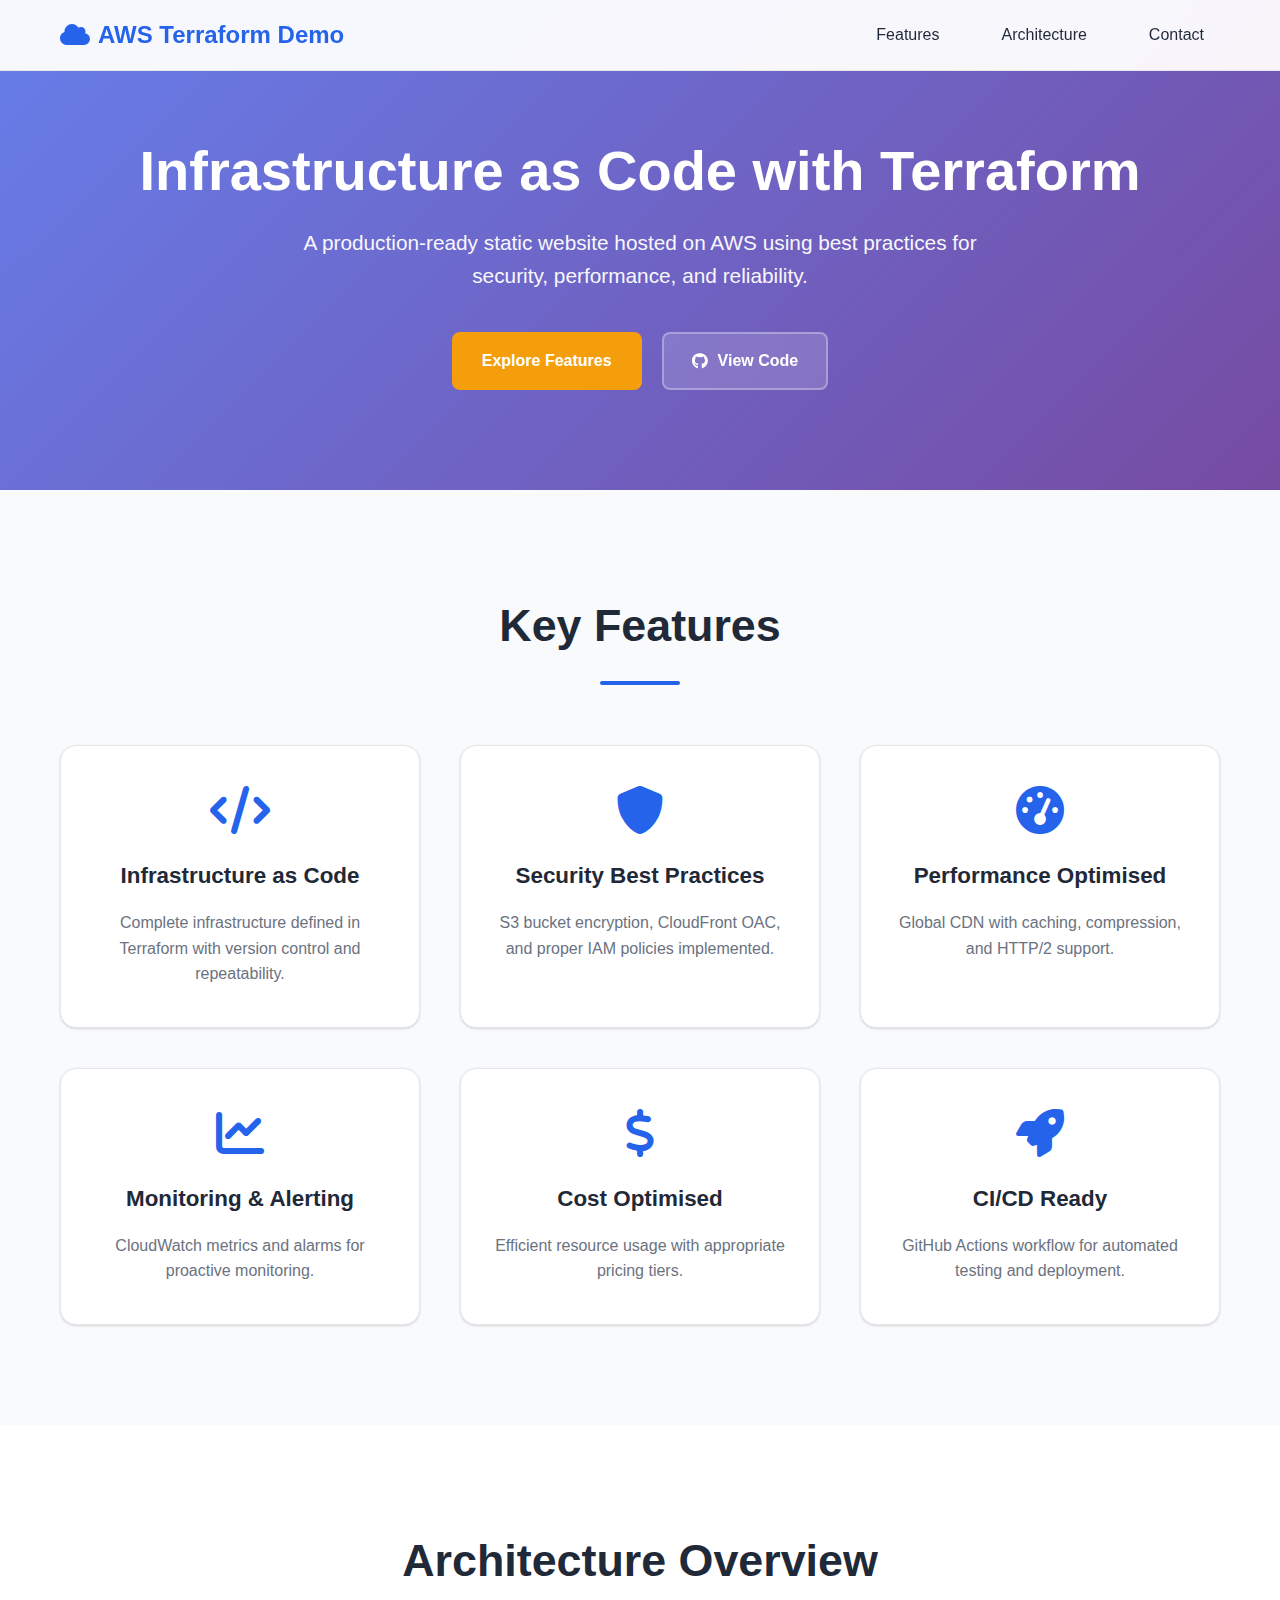
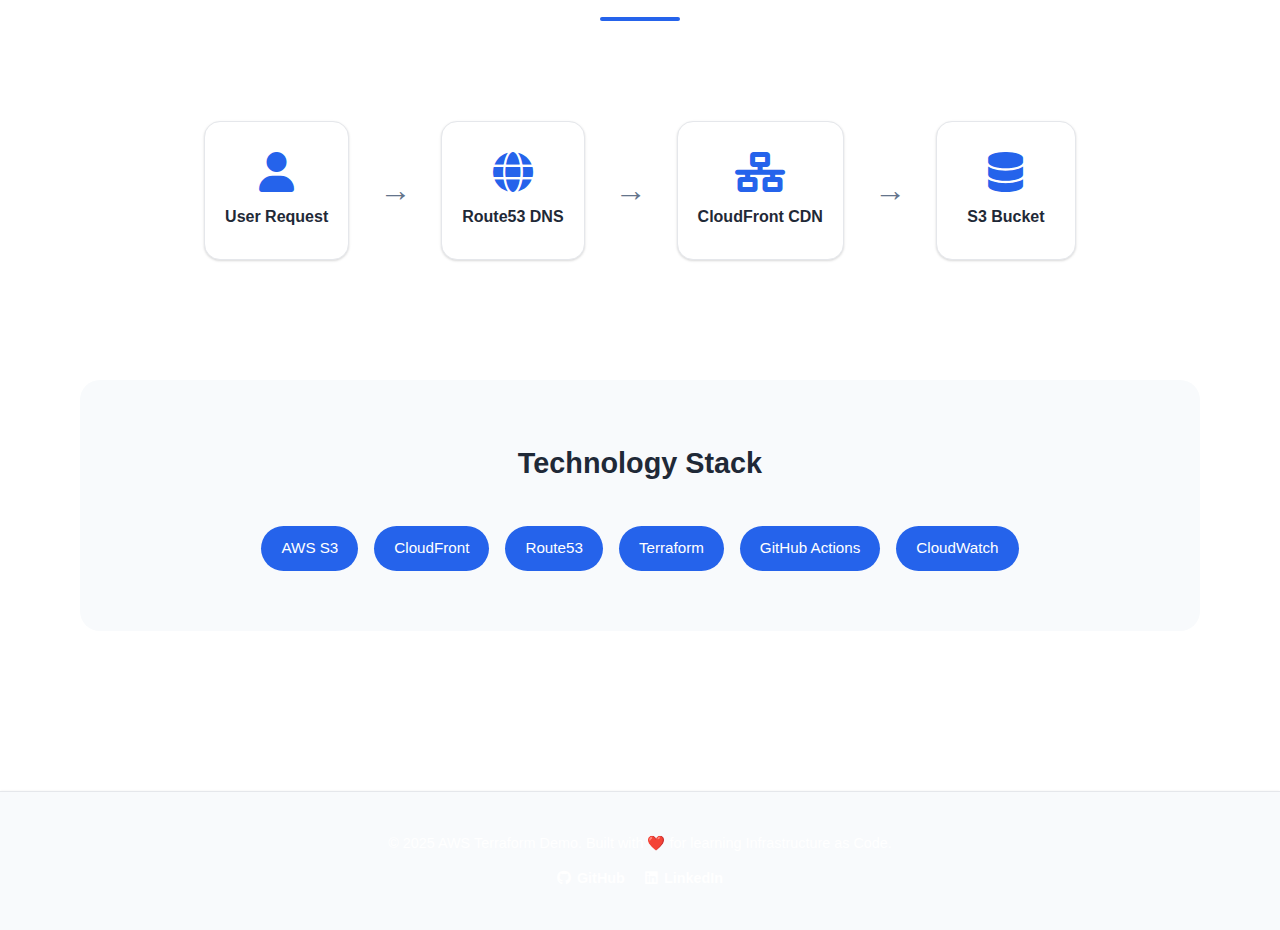
<file: website/index.html>
<!DOCTYPE html>
<html lang="en">
<head>
    <meta charset="UTF-8">
    <meta name="viewport" content="width=device-width, initial-scale=1.0">
    <title>AWS Static Website - Terraform Demo</title>
    <link rel="stylesheet" href="styles.css">
    <link href="https://cdnjs.cloudflare.com/ajax/libs/font-awesome/6.0.0/css/all.min.css" rel="stylesheet">
</head>
<body>
    <header>
        <nav>
            <div class="nav-container">
                <h1><i class="fas fa-cloud"></i> AWS Terraform Demo</h1>
                <ul>
                    <li><a href="#features">Features</a></li>
                    <li><a href="#architecture">Architecture</a></li>
                    <li><a href="#contact">Contact</a></li>
                </ul>
            </div>
        </nav>
    </header>

    <main>
        <section class="hero">
            <div class="hero-content">
                <h2>Infrastructure as Code with Terraform</h2>
                <p>A production-ready static website hosted on AWS using best practices for security, performance, and reliability.</p>
                <div class="cta-buttons">
                    <a href="#features" class="btn primary">Explore Features</a>
                    <a href="https://github.com/trip25/aws-terraform" class="btn secondary">
                        <i class="fab fa-github"></i> View Code
                    </a>
                </div>
            </div>
        </section>

        <section id="features" class="features">
            <div class="container">
                <h3>Key Features</h3>
                <div class="features-grid">
                    <div class="feature-card">
                        <i class="fas fa-code"></i>
                        <h4>Infrastructure as Code</h4>
                        <p>Complete infrastructure defined in Terraform with version control and repeatability.</p>
                    </div>
                    <div class="feature-card">
                        <i class="fas fa-shield-alt"></i>
                        <h4>Security Best Practices</h4>
                        <p>S3 bucket encryption, CloudFront OAC, and proper IAM policies implemented.</p>
                    </div>
                    <div class="feature-card">
                        <i class="fas fa-tachometer-alt"></i>
                        <h4>Performance Optimised</h4>
                        <p>Global CDN with caching, compression, and HTTP/2 support.</p>
                    </div>
                    <div class="feature-card">
                        <i class="fas fa-chart-line"></i>
                        <h4>Monitoring & Alerting</h4>
                        <p>CloudWatch metrics and alarms for proactive monitoring.</p>
                    </div>
                    <div class="feature-card">
                        <i class="fas fa-dollar-sign"></i>
                        <h4>Cost Optimised</h4>
                        <p>Efficient resource usage with appropriate pricing tiers.</p>
                    </div>
                    <div class="feature-card">
                        <i class="fas fa-rocket"></i>
                        <h4>CI/CD Ready</h4>
                        <p>GitHub Actions workflow for automated testing and deployment.</p>
                    </div>
                </div>
            </div>
        </section>

        <section id="architecture" class="architecture">
            <div class="container">
                <h3>Architecture Overview</h3>
                <div class="arch-diagram">
                    <div class="arch-step">
                        <i class="fas fa-user"></i>
                        <p>User Request</p>
                    </div>
                    <div class="arch-arrow">→</div>
                    <div class="arch-step">
                        <i class="fas fa-globe"></i>
                        <p>Route53 DNS</p>
                    </div>
                    <div class="arch-arrow">→</div>
                    <div class="arch-step">
                        <i class="fas fa-network-wired"></i>
                        <p>CloudFront CDN</p>
                    </div>
                    <div class="arch-arrow">→</div>
                    <div class="arch-step">
                        <i class="fas fa-database"></i>
                        <p>S3 Bucket</p>
                    </div>
                </div>
                <div class="tech-stack">
                    <h4>Technology Stack</h4>
                    <div class="tech-items">
                        <span class="tech-item">AWS S3</span>
                        <span class="tech-item">CloudFront</span>
                        <span class="tech-item">Route53</span>
                        <span class="tech-item">Terraform</span>
                        <span class="tech-item">GitHub Actions</span>
                        <span class="tech-item">CloudWatch</span>
                    </div>
                </div>
            </div>
        </section>
    </main>

    <footer id="contact">
        <div class="container">
            <p>&copy; 2025 AWS Terraform Demo. Built with ❤️ for learning Infrastructure as Code.</p>
            <div class="footer-links">
                <a href="https://github.com/Trip25" target="_blank">
                    <i class="fab fa-github"></i> GitHub
                </a>
                <a href="https://www.linkedin.com/in/tripti-g-294089a6/" target="_blank">
                    <i class="fab fa-linkedin"></i> LinkedIn
                </a>
            </div>
        </div>
    </footer>

    <script>
        // Simple smooth scrolling
        document.querySelectorAll('a[href^="#"]').forEach(anchor => {
            anchor.addEventListener('click', function (e) {
                e.preventDefault();
                document.querySelector(this.getAttribute('href')).scrollIntoView({
                    behavior: 'smooth'
                });
            });
        });

        // Display deployment info
        const deploymentInfo = {
            timestamp: new Date().toISOString(),
            version: '1.0.0',
            environment: 'production'
        };
        console.log('Deployment Info:', deploymentInfo);
    </script>
</body>
</html>
</file>
<file: website/styles.css>
:root {
    --primary-color: #2563eb;
    --secondary-color: #64748b;
    --accent-color: #f59e0b;
    --success-color: #10b981;
    --warning-color: #f59e0b;
    --error-color: #ef4444;
    --text-color: #1f2937;
    --text-light: #6b7280;
    --bg-color: #ffffff;
    --bg-light: #f8fafc;
    --border-color: #e5e7eb;
    --shadow: 0 1px 3px 0 rgba(0, 0, 0, 0.1), 0 1px 2px 0 rgba(0, 0, 0, 0.06);
    --shadow-lg: 0 10px 15px -3px rgba(0, 0, 0, 0.1), 0 4px 6px -2px rgba(0, 0, 0, 0.05);
}

* {
    margin: 0;
    padding: 0;
    box-sizing: border-box;
}

body {
    font-family: -apple-system, BlinkMacSystemFont, 'Segoe UI', Roboto, 'Helvetica Neue', Arial, sans-serif;
    line-height: 1.6;
    color: var(--text-color);
    background-color: var(--bg-color);
    scroll-behavior: smooth;
}

.container {
    max-width: 1200px;
    margin: 0 auto;
    padding: 0 20px;
}

/* Header Styles */
header {
    background: rgba(255, 255, 255, 0.95);
    backdrop-filter: blur(10px);
    border-bottom: 1px solid var(--border-color);
    position: fixed;
    width: 100%;
    top: 0;
    z-index: 100;
    transition: all 0.3s ease;
}

.nav-container {
    max-width: 1200px;
    margin: 0 auto;
    padding: 0 20px;
    display: flex;
    justify-content: space-between;
    align-items: center;
    height: 70px;
}

nav h1 {
    color: var(--primary-color);
    font-size: 1.5rem;
    font-weight: 700;
    display: flex;
    align-items: center;
    gap: 8px;
}

nav ul {
    display: flex;
    list-style: none;
    gap: 30px;
}

nav a {
    text-decoration: none;
    color: var(--text-color);
    font-weight: 500;
    padding: 8px 16px;
    border-radius: 6px;
    transition: all 0.3s ease;
}

nav a:hover {
    color: var(--primary-color);
    background-color: rgba(37, 99, 235, 0.1);
}

/* Hero Section */
.hero {
    background: linear-gradient(135deg, #667eea 0%, #764ba2 100%);
    color: white;
    padding: 140px 0 100px;
    text-align: center;
    position: relative;
    overflow: hidden;
}

.hero::before {
    content: '';
    position: absolute;
    top: 0;
    left: 0;
    right: 0;
    bottom: 0;
    background: url('data:image/svg+xml,<svg width="60" height="60" viewBox="0 0 60 60" xmlns="http://www.w3.org/2000/svg"><g fill="none" fill-rule="evenodd"><g fill="%23ffffff" fill-opacity="0.1"><circle cx="30" cy="30" r="1"/></g></svg>') repeat;
    animation: float 20s ease-in-out infinite;
}

@keyframes float {
    0%, 100% { transform: translateY(0px); }
    50% { transform: translateY(-10px); }
}

.hero-content {
    position: relative;
    z-index: 2;
}

.hero-content h2 {
    font-size: 3.5rem;
    margin-bottom: 24px;
    font-weight: 800;
    line-height: 1.1;
}

.hero-content p {
    font-size: 1.3rem;
    margin-bottom: 40px;
    opacity: 0.95;
    max-width: 700px;
    margin-left: auto;
    margin-right: auto;
    line-height: 1.6;
}

.cta-buttons {
    display: flex;
    gap: 20px;
    justify-content: center;
    flex-wrap: wrap;
    margin-top: 40px;
}

.btn {
    display: inline-flex;
    align-items: center;
    gap: 10px;
    padding: 14px 28px;
    border-radius: 8px;
    text-decoration: none;
    font-weight: 600;
    font-size: 1rem;
    transition: all 0.3s ease;
    border: 2px solid transparent;
    cursor: pointer;
}

.btn:hover {
    transform: translateY(-3px);
    box-shadow: var(--shadow-lg);
}

.btn.primary {
    background: var(--accent-color);
    color: white;
}

.btn.primary:hover {
    background: #d97706;
}

.btn.secondary {
    background: rgba(255, 255, 255, 0.15);
    color: white;
    border: 2px solid rgba(255, 255, 255, 0.3);
    backdrop-filter: blur(10px);
}

.btn.secondary:hover {
    background: rgba(255, 255, 255, 0.25);
    border-color: rgba(255, 255, 255, 0.5);
}

/* Features Section */
.features {
    padding: 100px 0;
    background: var(--bg-light);
}

.features h3 {
    text-align: center;
    font-size: 2.8rem;
    margin-bottom: 20px;
    color: var(--text-color);
    font-weight: 700;
}

.features h3::after {
    content: '';
    display: block;
    width: 80px;
    height: 4px;
    background: var(--primary-color);
    margin: 20px auto 60px;
    border-radius: 2px;
}

.features-grid {
    display: grid;
    grid-template-columns: repeat(auto-fit, minmax(350px, 1fr));
    gap: 40px;
}

.feature-card {
    background: white;
    padding: 40px 30px;
    border-radius: 16px;
    text-align: center;
    box-shadow: var(--shadow);
    transition: all 0.3s ease;
    border: 1px solid var(--border-color);
    position: relative;
    overflow: hidden;
}

.feature-card::before {
    content: '';
    position: absolute;
    top: 0;
    left: 0;
    right: 0;
    height: 4px;
    background: linear-gradient(90deg, var(--primary-color), var(--accent-color));
    transform: scaleX(0);
    transition: transform 0.3s ease;
}

.feature-card:hover::before {
    transform: scaleX(1);
}

.feature-card:hover {
    transform: translateY(-8px);
    box-shadow: var(--shadow-lg);
}

.feature-card i {
    font-size: 3rem;
    color: var(--primary-color);
    margin-bottom: 24px;
    display: block;
}

.feature-card h4 {
    font-size: 1.4rem;
    margin-bottom: 16px;
    color: var(--text-color);
    font-weight: 600;
}

.feature-card p {
    color: var(--text-light);
    line-height: 1.6;
}

/* Architecture Section */
.architecture {
    padding: 100px 0;
    background: white;
}

.architecture h3 {
    text-align: center;
    font-size: 2.8rem;
    margin-bottom: 20px;
    font-weight: 700;
}

.architecture h3::after {
    content: '';
    display: block;
    width: 80px;
    height: 4px;
    background: var(--primary-color);
    margin: 20px auto 60px;
    border-radius: 2px;
}

.arch-diagram {
    display: flex;
    justify-content: center;
    align-items: center;
    flex-wrap: wrap;
    gap: 30px;
    margin-bottom: 80px;
    padding: 40px 0;
}

.arch-step {
    display: flex;
    flex-direction: column;
    align-items: center;
    gap: 12px;
    padding: 30px 20px;
    background: white;
    border-radius: 16px;
    box-shadow: var(--shadow);
    min-width: 140px;
    border: 1px solid var(--border-color);
    transition: all 0.3s ease;
}

.arch-step:hover {
    transform: translateY(-5px);
    box-shadow: var(--shadow-lg);
}

.arch-step i {
    font-size: 2.5rem;
    color: var(--primary-color);
}

.arch-step p {
    font-weight: 600;
    color: var(--text-color);
    text-align: center;
}

.arch-arrow {
    font-size: 2rem;
    color: var(--secondary-color);
    font-weight: bold;
}

.tech-stack {
    text-align: center;
    background: var(--bg-light);
    padding: 60px 40px;
    border-radius: 20px;
    margin: 0 20px;
}

.tech-stack h4 {
    font-size: 1.8rem;
    margin-bottom: 40px;
    color: var(--text-color);
    font-weight: 600;
}

.tech-items {
    display: flex;
    justify-content: center;
    flex-wrap: wrap;
    gap: 16px;
}

.tech-item {
    background: var(--primary-color);
    color: white;
    padding: 10px 20px;
    border-radius: 25px;
    font-size: 0.95rem;
    font-weight: 500;
    transition: all 0.3s ease;
    cursor: default;
}

.tech-item:hover {
    background: var(--accent-color);
    transform: translateY(-2px);
}

/* Footer */
footer {
    background: var(--bg-light);
    border-top: 1px solid var(--border-color);
    padding: 40px 20px;
    text-align: center;
    font-size: 0.9rem;
    color: white;
    box-shadow: var(--shadow);
    margin-top: 60px;
}

footer .container {
    max-width: 1200px;
    margin: 0 auto;
    display: flex;
    flex-direction: column;
    align-items: center;
    gap: 12px;
}

footer p {
    margin: 0;
    color: white;
    font-weight: 500;
}

footer .footer-links {
    display: flex;
    gap: 20px;
    justify-content: center;
}

footer .footer-links a {
    color: white;
    text-decoration: none;
    font-weight: 600;
    display: inline-flex;
    align-items: center;
    gap: 6px;
    transition: all 0.3s ease;
}

footer .footer-links a:hover {
    color: var(--accent-color);
}
</file>
